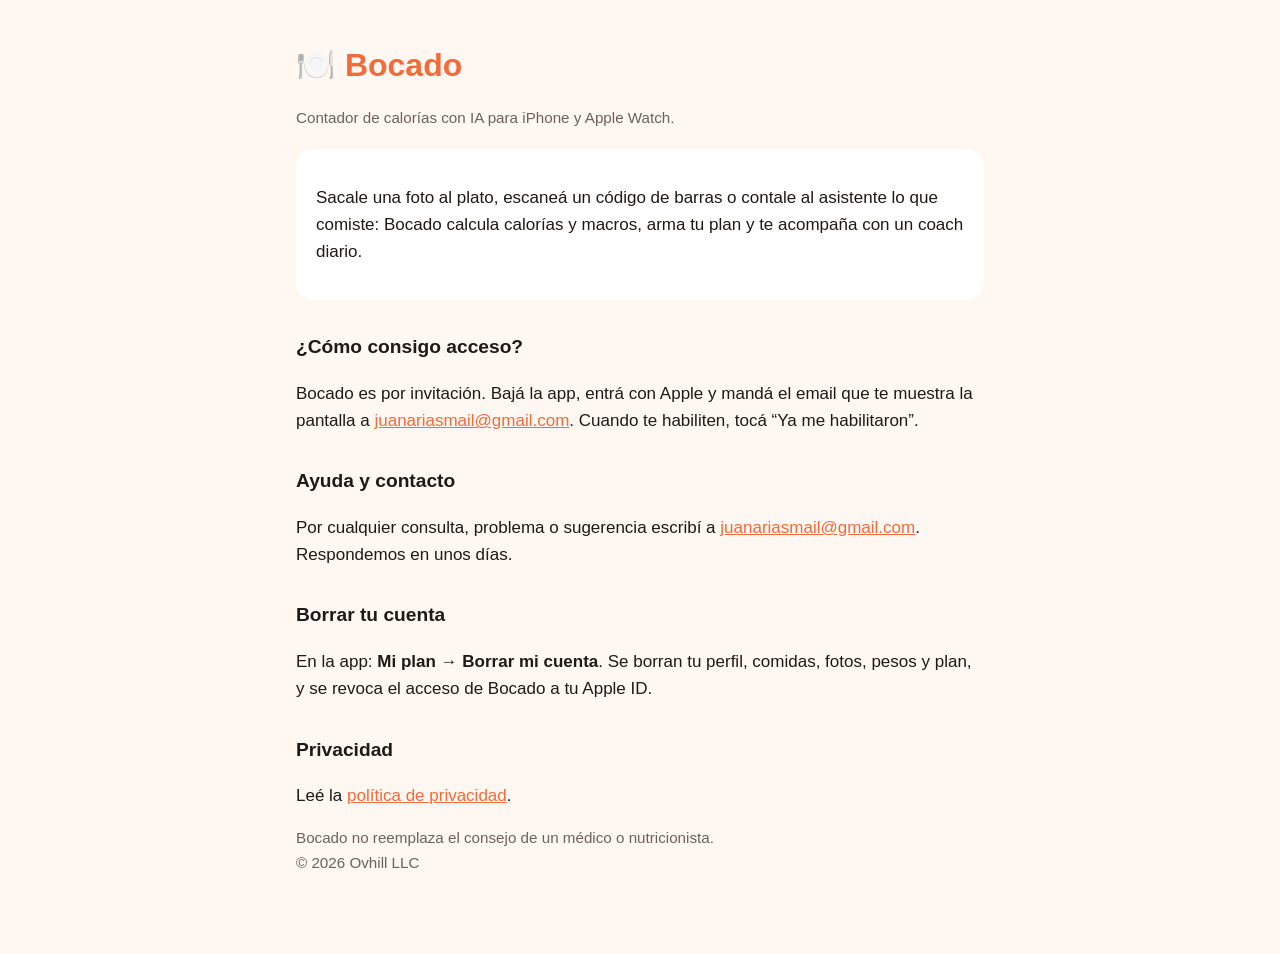
<file: index.html>
<!doctype html>
<html lang="es">
<head>
<meta charset="utf-8">
<meta name="viewport" content="width=device-width, initial-scale=1">
<title>Bocado · Soporte</title>
<link rel="stylesheet" href="style.css">
</head>
<body>
<main>
  <h1>🍽️ <span>Bocado</span></h1>
  <p class="muted">Contador de calorías con IA para iPhone y Apple Watch.</p>

  <div class="card">
    <p>Sacale una foto al plato, escaneá un código de barras o contale al asistente lo que comiste: Bocado calcula calorías y macros, arma tu plan y te acompaña con un coach diario.</p>
  </div>

  <h2>¿Cómo consigo acceso?</h2>
  <p>Bocado es por invitación. Bajá la app, entrá con Apple y mandá el email que te muestra la pantalla a <a href="mailto:juanariasmail@gmail.com">juanariasmail@gmail.com</a>. Cuando te habiliten, tocá “Ya me habilitaron”.</p>

  <h2>Ayuda y contacto</h2>
  <p>Por cualquier consulta, problema o sugerencia escribí a <a href="mailto:juanariasmail@gmail.com">juanariasmail@gmail.com</a>. Respondemos en unos días.</p>

  <h2>Borrar tu cuenta</h2>
  <p>En la app: <strong>Mi plan → Borrar mi cuenta</strong>. Se borran tu perfil, comidas, fotos, pesos y plan, y se revoca el acceso de Bocado a tu Apple ID.</p>

  <h2>Privacidad</h2>
  <p>Leé la <a href="privacidad.html">política de privacidad</a>.</p>

  <p class="muted">Bocado no reemplaza el consejo de un médico o nutricionista.<br>© 2026 Ovhill LLC</p>
</main>
</body>
</html>
</file>
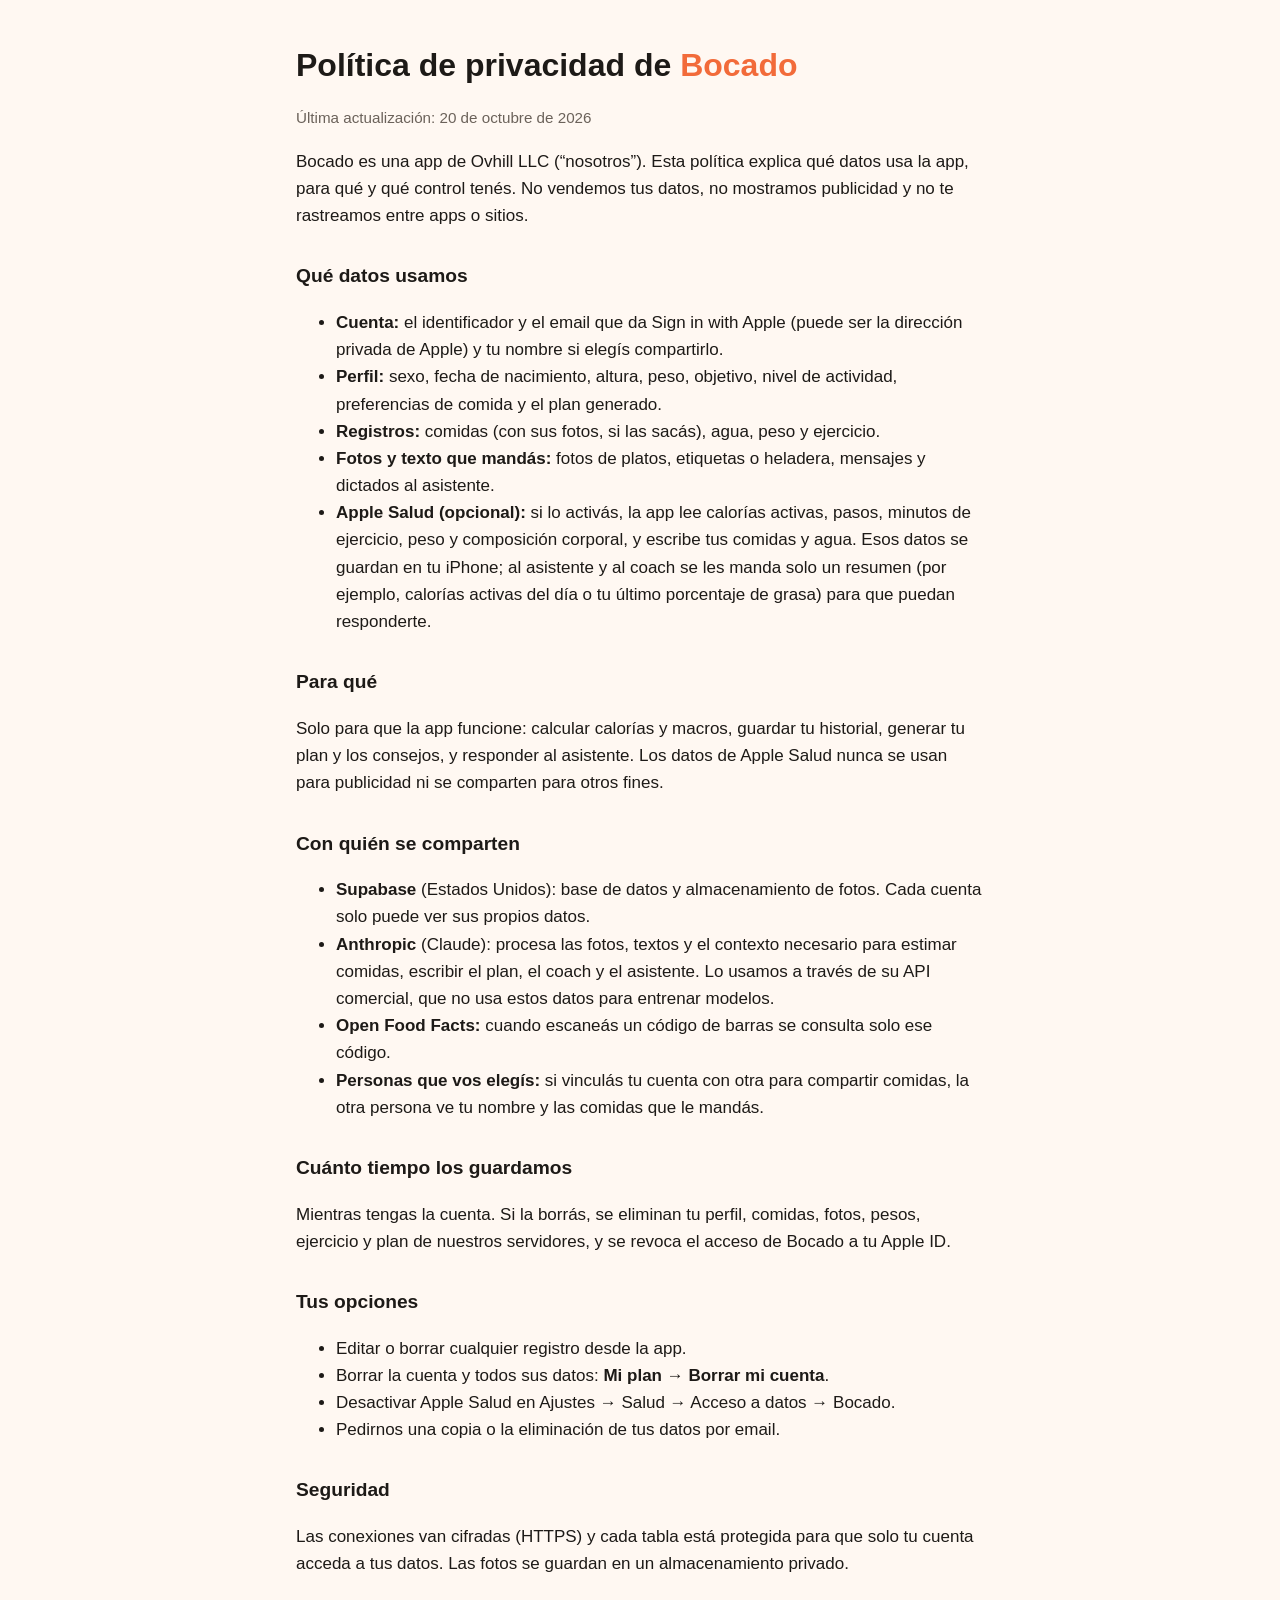
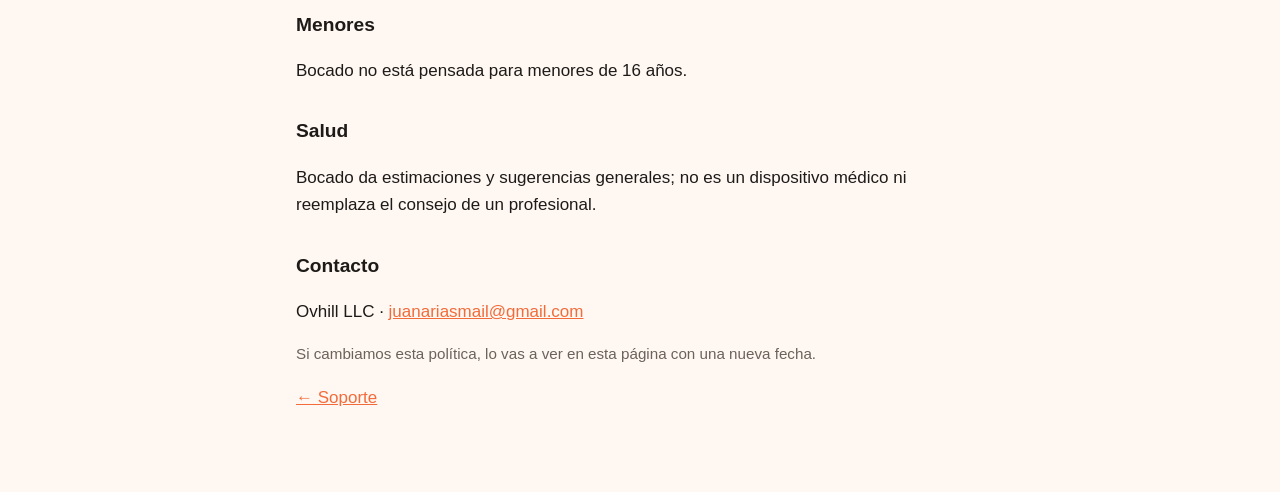
<file: privacidad.html>
<!doctype html>
<html lang="es">
<head>
<meta charset="utf-8">
<meta name="viewport" content="width=device-width, initial-scale=1">
<title>Bocado · Privacidad</title>
<link rel="stylesheet" href="style.css">
</head>
<body>
<main>
  <h1>Política de privacidad de <span>Bocado</span></h1>
  <p class="muted">Última actualización: 20 de octubre de 2026</p>

  <p>Bocado es una app de Ovhill LLC (“nosotros”). Esta política explica qué datos usa la app, para qué y qué control tenés. No vendemos tus datos, no mostramos publicidad y no te rastreamos entre apps o sitios.</p>

  <h2>Qué datos usamos</h2>
  <ul>
    <li><strong>Cuenta:</strong> el identificador y el email que da Sign in with Apple (puede ser la dirección privada de Apple) y tu nombre si elegís compartirlo.</li>
    <li><strong>Perfil:</strong> sexo, fecha de nacimiento, altura, peso, objetivo, nivel de actividad, preferencias de comida y el plan generado.</li>
    <li><strong>Registros:</strong> comidas (con sus fotos, si las sacás), agua, peso y ejercicio.</li>
    <li><strong>Fotos y texto que mandás:</strong> fotos de platos, etiquetas o heladera, mensajes y dictados al asistente.</li>
    <li><strong>Apple Salud (opcional):</strong> si lo activás, la app lee calorías activas, pasos, minutos de ejercicio, peso y composición corporal, y escribe tus comidas y agua. Esos datos se guardan en tu iPhone; al asistente y al coach se les manda solo un resumen (por ejemplo, calorías activas del día o tu último porcentaje de grasa) para que puedan responderte.</li>
  </ul>

  <h2>Para qué</h2>
  <p>Solo para que la app funcione: calcular calorías y macros, guardar tu historial, generar tu plan y los consejos, y responder al asistente. Los datos de Apple Salud nunca se usan para publicidad ni se comparten para otros fines.</p>

  <h2>Con quién se comparten</h2>
  <ul>
    <li><strong>Supabase</strong> (Estados Unidos): base de datos y almacenamiento de fotos. Cada cuenta solo puede ver sus propios datos.</li>
    <li><strong>Anthropic</strong> (Claude): procesa las fotos, textos y el contexto necesario para estimar comidas, escribir el plan, el coach y el asistente. Lo usamos a través de su API comercial, que no usa estos datos para entrenar modelos.</li>
    <li><strong>Open Food Facts:</strong> cuando escaneás un código de barras se consulta solo ese código.</li>
    <li><strong>Personas que vos elegís:</strong> si vinculás tu cuenta con otra para compartir comidas, la otra persona ve tu nombre y las comidas que le mandás.</li>
  </ul>

  <h2>Cuánto tiempo los guardamos</h2>
  <p>Mientras tengas la cuenta. Si la borrás, se eliminan tu perfil, comidas, fotos, pesos, ejercicio y plan de nuestros servidores, y se revoca el acceso de Bocado a tu Apple ID.</p>

  <h2>Tus opciones</h2>
  <ul>
    <li>Editar o borrar cualquier registro desde la app.</li>
    <li>Borrar la cuenta y todos sus datos: <strong>Mi plan → Borrar mi cuenta</strong>.</li>
    <li>Desactivar Apple Salud en Ajustes → Salud → Acceso a datos → Bocado.</li>
    <li>Pedirnos una copia o la eliminación de tus datos por email.</li>
  </ul>

  <h2>Seguridad</h2>
  <p>Las conexiones van cifradas (HTTPS) y cada tabla está protegida para que solo tu cuenta acceda a tus datos. Las fotos se guardan en un almacenamiento privado.</p>

  <h2>Menores</h2>
  <p>Bocado no está pensada para menores de 16 años.</p>

  <h2>Salud</h2>
  <p>Bocado da estimaciones y sugerencias generales; no es un dispositivo médico ni reemplaza el consejo de un profesional.</p>

  <h2>Contacto</h2>
  <p>Ovhill LLC · <a href="mailto:juanariasmail@gmail.com">juanariasmail@gmail.com</a></p>
  <p class="muted">Si cambiamos esta política, lo vas a ver en esta página con una nueva fecha.</p>
  <p><a href="./">← Soporte</a></p>
</main>
</body>
</html>
</file>
<file: style.css>
:root { --bg: #fff8f2; --fg: #1d1a17; --muted: #6b625a; --brand: #f26b3a; --card: #ffffff; }
@media (prefers-color-scheme: dark) { :root { --bg: #171412; --fg: #f4eee8; --muted: #a89d93; --card: #221e1b; } }
* { box-sizing: border-box; }
body { margin: 0; background: var(--bg); color: var(--fg); font: 17px/1.6 -apple-system, BlinkMacSystemFont, "Segoe UI", sans-serif; }
main { max-width: 720px; margin: 0 auto; padding: 40px 16px 64px; }
h1 { font-size: 2rem; margin: 0 0 4px; }
h1 span { color: var(--brand); }
h2 { font-size: 1.2rem; margin-top: 2rem; }
p, li { color: var(--fg); }
.muted { color: var(--muted); font-size: .95rem; }
.card { background: var(--card); border-radius: 18px; padding: 18px 20px; margin: 18px 0; }
a { color: var(--brand); }
</file>
